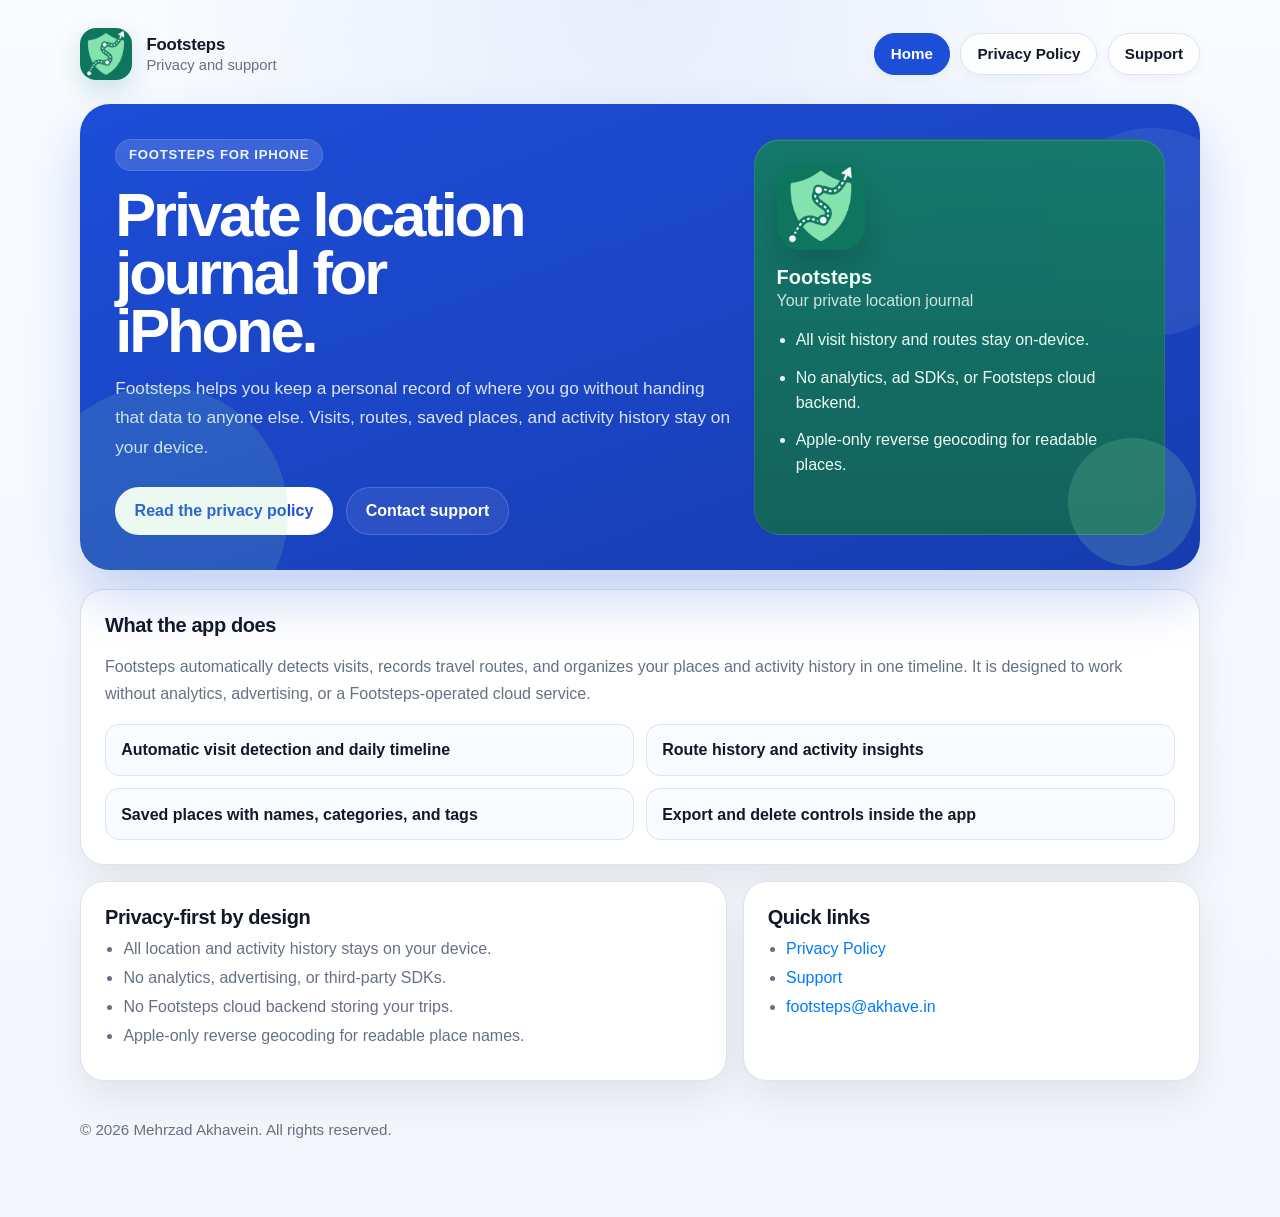
<file: index.html>
<!doctype html>
<html lang="en-CA">
  <head>
    <meta charset="utf-8">
    <meta name="viewport" content="width=device-width, initial-scale=1">
    <title>Footsteps | Private Location Journal for iPhone</title>
    <meta name="theme-color" content="#1D4ED8">
    <meta name="robots" content="index,follow,max-snippet:-1,max-image-preview:large,max-video-preview:-1">
    <meta
      name="description"
      content="Footsteps is a private location journal for iPhone with on-device visit history, route tracking, saved places, and activity insights."
    >
    <link rel="canonical" href="https://footsteps.akhave.in/">
    <link rel="icon" type="image/png" sizes="32x32" href="favicon-32x32.png">
    <link rel="icon" type="image/png" sizes="16x16" href="favicon-16x16.png">
    <link rel="apple-touch-icon" sizes="180x180" href="apple-touch-icon.png">
    <link rel="manifest" href="site.webmanifest">
    <meta property="og:locale" content="en_CA">
    <meta property="og:type" content="website">
    <meta property="og:site_name" content="Footsteps">
    <meta property="og:title" content="Footsteps | Private Location Journal for iPhone">
    <meta property="og:description" content="Footsteps is a private location journal for iPhone with on-device visit history, route tracking, saved places, and activity insights.">
    <meta property="og:url" content="https://footsteps.akhave.in/">
    <meta property="og:image" content="https://footsteps.akhave.in/assets/app-icon.png">
    <meta property="og:image:width" content="1024">
    <meta property="og:image:height" content="1024">
    <meta property="og:image:alt" content="Footsteps app icon">
    <meta name="twitter:card" content="summary">
    <meta name="twitter:title" content="Footsteps | Private Location Journal for iPhone">
    <meta name="twitter:description" content="Footsteps is a private location journal for iPhone with on-device visit history, route tracking, saved places, and activity insights.">
    <meta name="twitter:image" content="https://footsteps.akhave.in/assets/app-icon.png">
    <script type="application/ld+json">
      {
        "@context": "https://schema.org",
        "@type": "WebSite",
        "name": "Footsteps",
        "alternateName": "Footsteps App",
        "url": "https://footsteps.akhave.in/"
      }
    </script>
    <link rel="stylesheet" href="styles.css">
  </head>
  <body>
    <div class="page">
      <header class="masthead">
        <a class="brand" href="./">
          <img class="brand-mark" src="assets/app-icon.png" alt="">
          <span class="brand-copy">
            <strong>Footsteps</strong>
            <span>Privacy and support</span>
          </span>
        </a>
        <nav class="nav" aria-label="Primary">
          <a class="active" href="./" aria-current="page">Home</a>
          <a href="privacy/">Privacy Policy</a>
          <a href="support/">Support</a>
        </nav>
      </header>

      <main>
        <section class="hero">
          <div>
            <span class="eyebrow">Footsteps for iPhone</span>
            <h1>Private location journal for iPhone.</h1>
            <p>
              Footsteps helps you keep a personal record of where you go without handing that data
              to anyone else. Visits, routes, saved places, and activity history stay on your
              device.
            </p>
            <div class="hero-actions">
              <a class="button" href="privacy/">Read the privacy policy</a>
              <a class="button-secondary" href="support/">Contact support</a>
            </div>
          </div>
          <aside class="hero-preview" aria-label="App identity">
            <img class="hero-icon" src="assets/app-icon.png" alt="Footsteps app icon">
            <div class="hero-preview-copy">
              <strong>Footsteps</strong>
              <span>Your private location journal</span>
            </div>
            <ul class="hero-list">
              <li>All visit history and routes stay on-device.</li>
              <li>No analytics, ad SDKs, or Footsteps cloud backend.</li>
              <li>Apple-only reverse geocoding for readable places.</li>
            </ul>
          </aside>
        </section>

        <section class="grid" aria-label="Overview">
          <article class="panel span-12">
            <h2>What the app does</h2>
            <p>
              Footsteps automatically detects visits, records travel routes, and organizes your
              places and activity history in one timeline. It is designed to work without analytics,
              advertising, or a Footsteps-operated cloud service.
            </p>
            <div class="feature-grid" aria-label="Key features">
              <div class="feature-chip">Automatic visit detection and daily timeline</div>
              <div class="feature-chip">Route history and activity insights</div>
              <div class="feature-chip">Saved places with names, categories, and tags</div>
              <div class="feature-chip">Export and delete controls inside the app</div>
            </div>
          </article>
          <article class="panel span-7">
            <h2>Privacy-first by design</h2>
            <ul class="metric-list">
              <li>All location and activity history stays on your device.</li>
              <li>No analytics, advertising, or third-party SDKs.</li>
              <li>No Footsteps cloud backend storing your trips.</li>
              <li>Apple-only reverse geocoding for readable place names.</li>
            </ul>
          </article>
          <article class="panel span-5">
            <h2>Quick links</h2>
            <ul class="link-list">
              <li><a href="privacy/">Privacy Policy</a></li>
              <li><a href="support/">Support</a></li>
              <li><a href="mailto:footsteps@akhave.in">footsteps@akhave.in</a></li>
            </ul>
          </article>
        </section>
      </main>

      <footer class="footer">
        <p>© 2026 Mehrzad Akhavein. All rights reserved.</p>
      </footer>
    </div>
  </body>
</html>
</file>
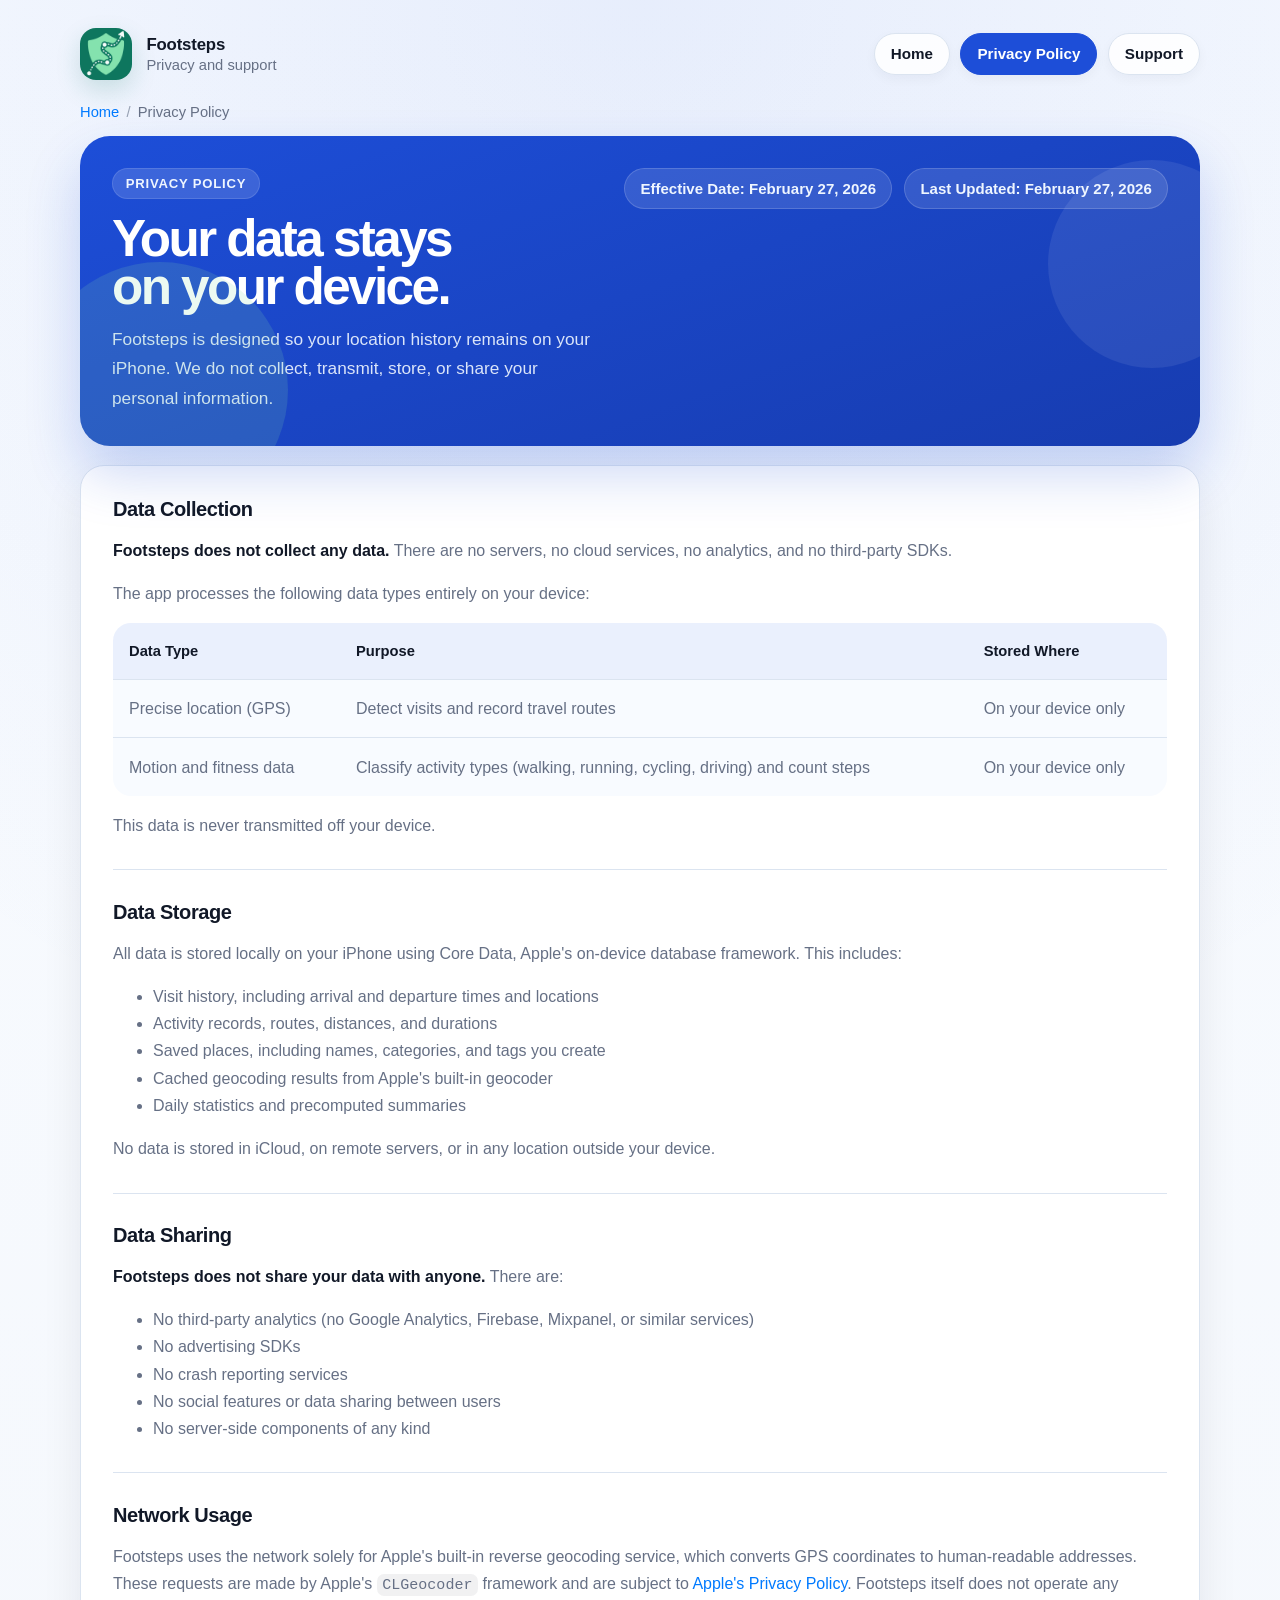
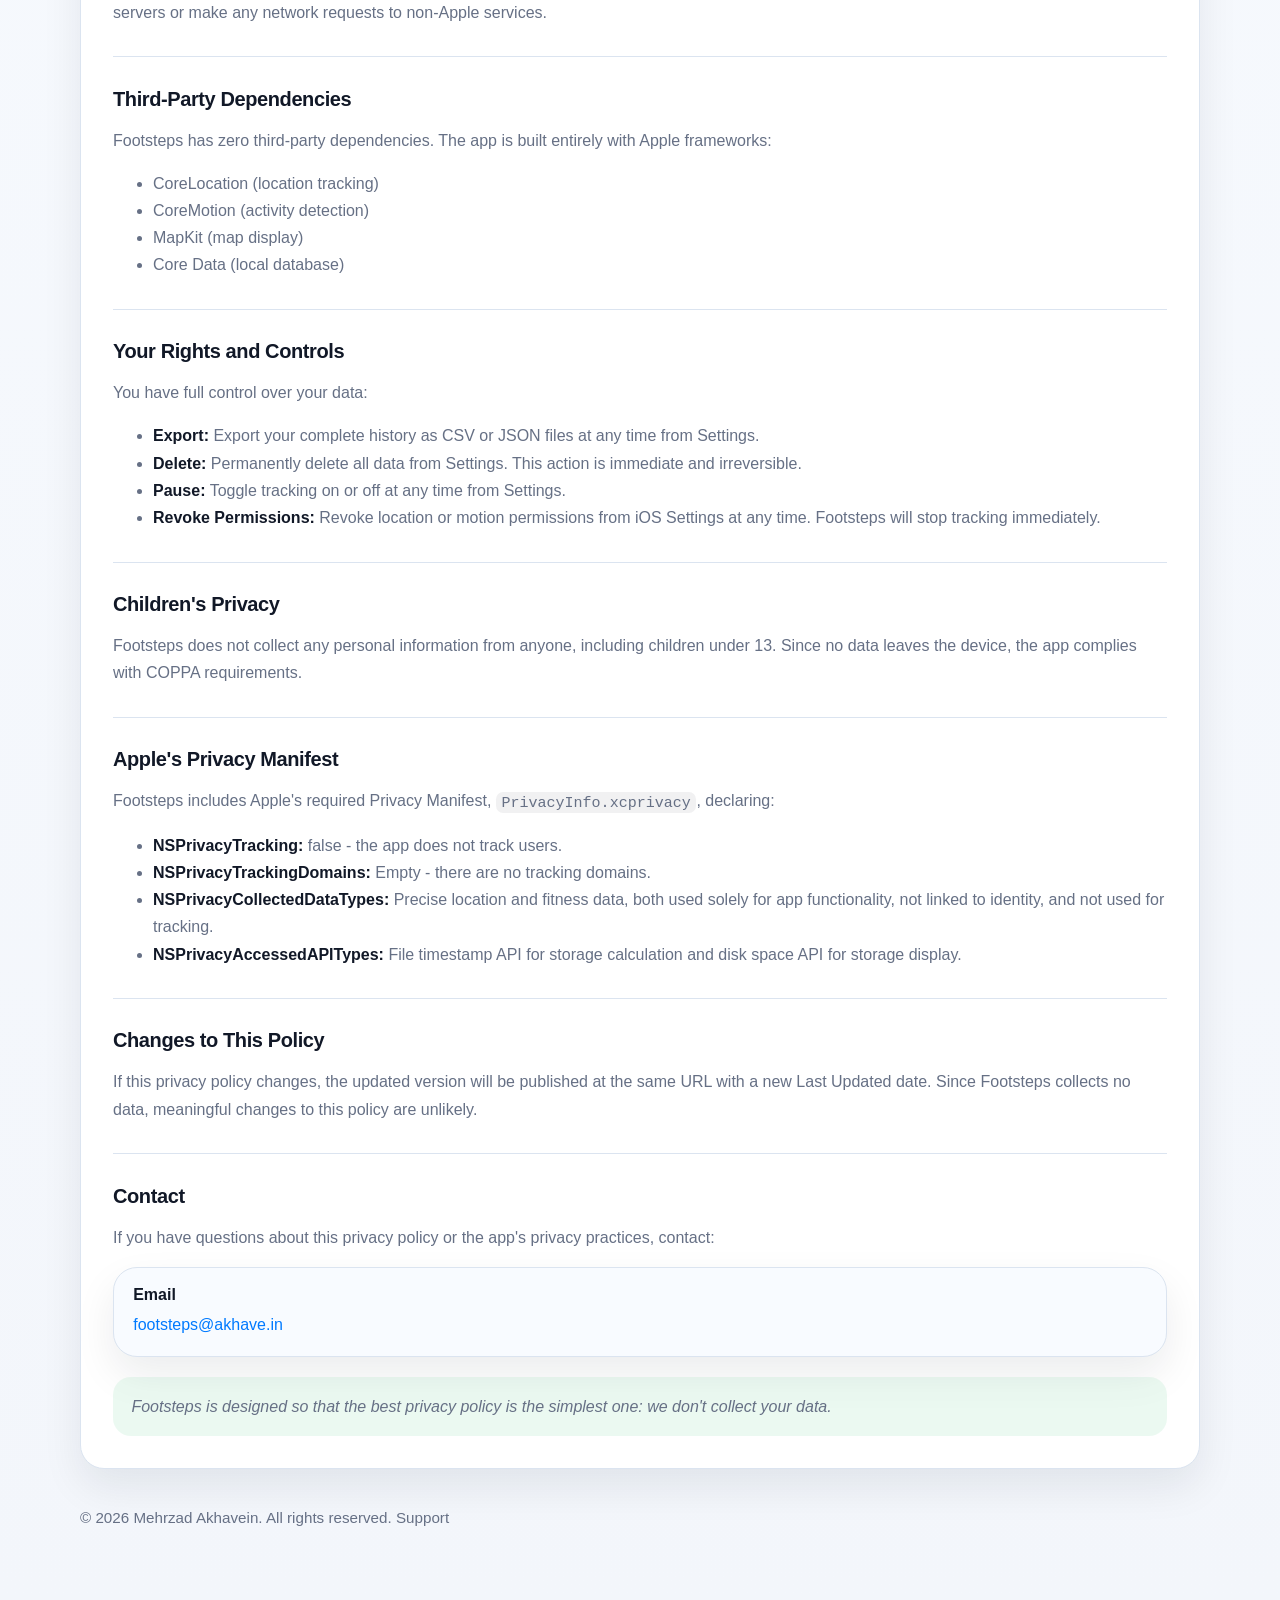
<file: privacy/index.html>
<!doctype html>
<html lang="en-CA">
  <head>
    <meta charset="utf-8">
    <meta name="viewport" content="width=device-width, initial-scale=1">
    <title>Footsteps Privacy Policy | On-Device Location Journal</title>
    <meta name="theme-color" content="#1D4ED8">
    <meta name="robots" content="index,follow,max-snippet:-1,max-image-preview:large,max-video-preview:-1">
    <meta
      name="description"
      content="Read the Footsteps privacy policy. Footsteps keeps location history, routes, and activity data on your device and does not use analytics or ad SDKs."
    >
    <link rel="canonical" href="https://footsteps.akhave.in/privacy/">
    <link rel="icon" type="image/png" sizes="32x32" href="../favicon-32x32.png">
    <link rel="icon" type="image/png" sizes="16x16" href="../favicon-16x16.png">
    <link rel="apple-touch-icon" sizes="180x180" href="../apple-touch-icon.png">
    <link rel="manifest" href="../site.webmanifest">
    <meta property="og:locale" content="en_CA">
    <meta property="og:type" content="website">
    <meta property="og:site_name" content="Footsteps">
    <meta property="og:title" content="Footsteps Privacy Policy">
    <meta property="og:description" content="Read the Footsteps privacy policy. Footsteps keeps location history, routes, and activity data on your device and does not use analytics or ad SDKs.">
    <meta property="og:url" content="https://footsteps.akhave.in/privacy/">
    <meta property="og:image" content="https://footsteps.akhave.in/assets/app-icon.png">
    <meta property="og:image:width" content="1024">
    <meta property="og:image:height" content="1024">
    <meta property="og:image:alt" content="Footsteps app icon">
    <meta name="twitter:card" content="summary">
    <meta name="twitter:title" content="Footsteps Privacy Policy">
    <meta name="twitter:description" content="Read the Footsteps privacy policy. Footsteps keeps location history, routes, and activity data on your device and does not use analytics or ad SDKs.">
    <meta name="twitter:image" content="https://footsteps.akhave.in/assets/app-icon.png">
    <script type="application/ld+json">
      {
        "@context": "https://schema.org",
        "@type": "BreadcrumbList",
        "itemListElement": [
          {
            "@type": "ListItem",
            "position": 1,
            "name": "Home",
            "item": "https://footsteps.akhave.in/"
          },
          {
            "@type": "ListItem",
            "position": 2,
            "name": "Privacy Policy",
            "item": "https://footsteps.akhave.in/privacy/"
          }
        ]
      }
    </script>
    <link rel="stylesheet" href="../styles.css">
  </head>
  <body>
    <div class="page">
      <header class="masthead">
        <a class="brand" href="../">
          <img class="brand-mark" src="../assets/app-icon.png" alt="">
          <span class="brand-copy">
            <strong>Footsteps</strong>
            <span>Privacy and support</span>
          </span>
        </a>
        <nav class="nav" aria-label="Primary">
          <a href="../">Home</a>
          <a class="active" href="./" aria-current="page">Privacy Policy</a>
          <a href="../support/">Support</a>
        </nav>
      </header>

      <nav class="breadcrumbs" aria-label="Breadcrumb">
        <ol>
          <li><a href="../">Home</a></li>
          <li aria-current="page">Privacy Policy</li>
        </ol>
      </nav>

      <main class="content-stack">
        <section class="page-banner">
          <div>
            <span class="eyebrow">Privacy Policy</span>
            <h1>Your data stays on your device.</h1>
            <p class="lede">
              Footsteps is designed so your location history remains on your iPhone. We do not
              collect, transmit, store, or share your personal information.
            </p>
          </div>
          <div class="policy-meta">
            <span class="pill">Effective Date: February 27, 2026</span>
            <span class="pill">Last Updated: February 27, 2026</span>
          </div>
        </section>

        <article class="policy-card">
        <section>
          <h2>Data Collection</h2>
          <p>
            <strong>Footsteps does not collect any data.</strong> There are no servers, no cloud
            services, no analytics, and no third-party SDKs.
          </p>
          <p>The app processes the following data types entirely on your device:</p>
          <table>
            <thead>
              <tr>
                <th scope="col">Data Type</th>
                <th scope="col">Purpose</th>
                <th scope="col">Stored Where</th>
              </tr>
            </thead>
            <tbody>
              <tr>
                <td>Precise location (GPS)</td>
                <td>Detect visits and record travel routes</td>
                <td>On your device only</td>
              </tr>
              <tr>
                <td>Motion and fitness data</td>
                <td>Classify activity types (walking, running, cycling, driving) and count steps</td>
                <td>On your device only</td>
              </tr>
            </tbody>
          </table>
          <p>This data is never transmitted off your device.</p>
        </section>

        <section>
          <h2>Data Storage</h2>
          <p>
            All data is stored locally on your iPhone using Core Data, Apple&apos;s on-device
            database framework. This includes:
          </p>
          <ul>
            <li>Visit history, including arrival and departure times and locations</li>
            <li>Activity records, routes, distances, and durations</li>
            <li>Saved places, including names, categories, and tags you create</li>
            <li>Cached geocoding results from Apple&apos;s built-in geocoder</li>
            <li>Daily statistics and precomputed summaries</li>
          </ul>
          <p>No data is stored in iCloud, on remote servers, or in any location outside your device.</p>
        </section>

        <section>
          <h2>Data Sharing</h2>
          <p><strong>Footsteps does not share your data with anyone.</strong> There are:</p>
          <ul>
            <li>No third-party analytics (no Google Analytics, Firebase, Mixpanel, or similar services)</li>
            <li>No advertising SDKs</li>
            <li>No crash reporting services</li>
            <li>No social features or data sharing between users</li>
            <li>No server-side components of any kind</li>
          </ul>
        </section>

        <section>
          <h2>Network Usage</h2>
          <p>
            Footsteps uses the network solely for Apple&apos;s built-in reverse geocoding service,
            which converts GPS coordinates to human-readable addresses. These requests are made by
            Apple&apos;s <code>CLGeocoder</code> framework and are subject to
            <a href="https://www.apple.com/legal/privacy/">Apple&apos;s Privacy Policy</a>.
            Footsteps itself does not operate any servers or make any network requests to non-Apple
            services.
          </p>
        </section>

        <section>
          <h2>Third-Party Dependencies</h2>
          <p>
            Footsteps has zero third-party dependencies. The app is built entirely with Apple
            frameworks:
          </p>
          <ul>
            <li>CoreLocation (location tracking)</li>
            <li>CoreMotion (activity detection)</li>
            <li>MapKit (map display)</li>
            <li>Core Data (local database)</li>
          </ul>
        </section>

        <section>
          <h2>Your Rights and Controls</h2>
          <p>You have full control over your data:</p>
          <ul>
            <li><strong>Export:</strong> Export your complete history as CSV or JSON files at any time from Settings.</li>
            <li><strong>Delete:</strong> Permanently delete all data from Settings. This action is immediate and irreversible.</li>
            <li><strong>Pause:</strong> Toggle tracking on or off at any time from Settings.</li>
            <li><strong>Revoke Permissions:</strong> Revoke location or motion permissions from iOS Settings at any time. Footsteps will stop tracking immediately.</li>
          </ul>
        </section>

        <section>
          <h2>Children&apos;s Privacy</h2>
          <p>
            Footsteps does not collect any personal information from anyone, including children
            under 13. Since no data leaves the device, the app complies with COPPA requirements.
          </p>
        </section>

        <section>
          <h2>Apple&apos;s Privacy Manifest</h2>
          <p>
            Footsteps includes Apple&apos;s required Privacy Manifest,
            <code>PrivacyInfo.xcprivacy</code>, declaring:
          </p>
          <ul>
            <li><strong>NSPrivacyTracking:</strong> false - the app does not track users.</li>
            <li><strong>NSPrivacyTrackingDomains:</strong> Empty - there are no tracking domains.</li>
            <li><strong>NSPrivacyCollectedDataTypes:</strong> Precise location and fitness data, both used solely for app functionality, not linked to identity, and not used for tracking.</li>
            <li><strong>NSPrivacyAccessedAPITypes:</strong> File timestamp API for storage calculation and disk space API for storage display.</li>
          </ul>
        </section>

        <section>
          <h2>Changes to This Policy</h2>
          <p>
            If this privacy policy changes, the updated version will be published at the same URL
            with a new Last Updated date. Since Footsteps collects no data, meaningful changes to
            this policy are unlikely.
          </p>
        </section>

        <section>
          <h2>Contact</h2>
          <p>If you have questions about this privacy policy or the app&apos;s privacy practices, contact:</p>
          <div class="contact-card">
            <strong>Email</strong>
            <p><a href="mailto:footsteps@akhave.in">footsteps@akhave.in</a></p>
          </div>
          <p class="quote">
            Footsteps is designed so that the best privacy policy is the simplest one: we don&apos;t
            collect your data.
          </p>
        </section>
        </article>
      </main>

      <footer class="footer">
        <p>
          © 2026 Mehrzad Akhavein. All rights reserved. <a href="../support/">Support</a>
        </p>
      </footer>
    </div>
  </body>
</html>
</file>
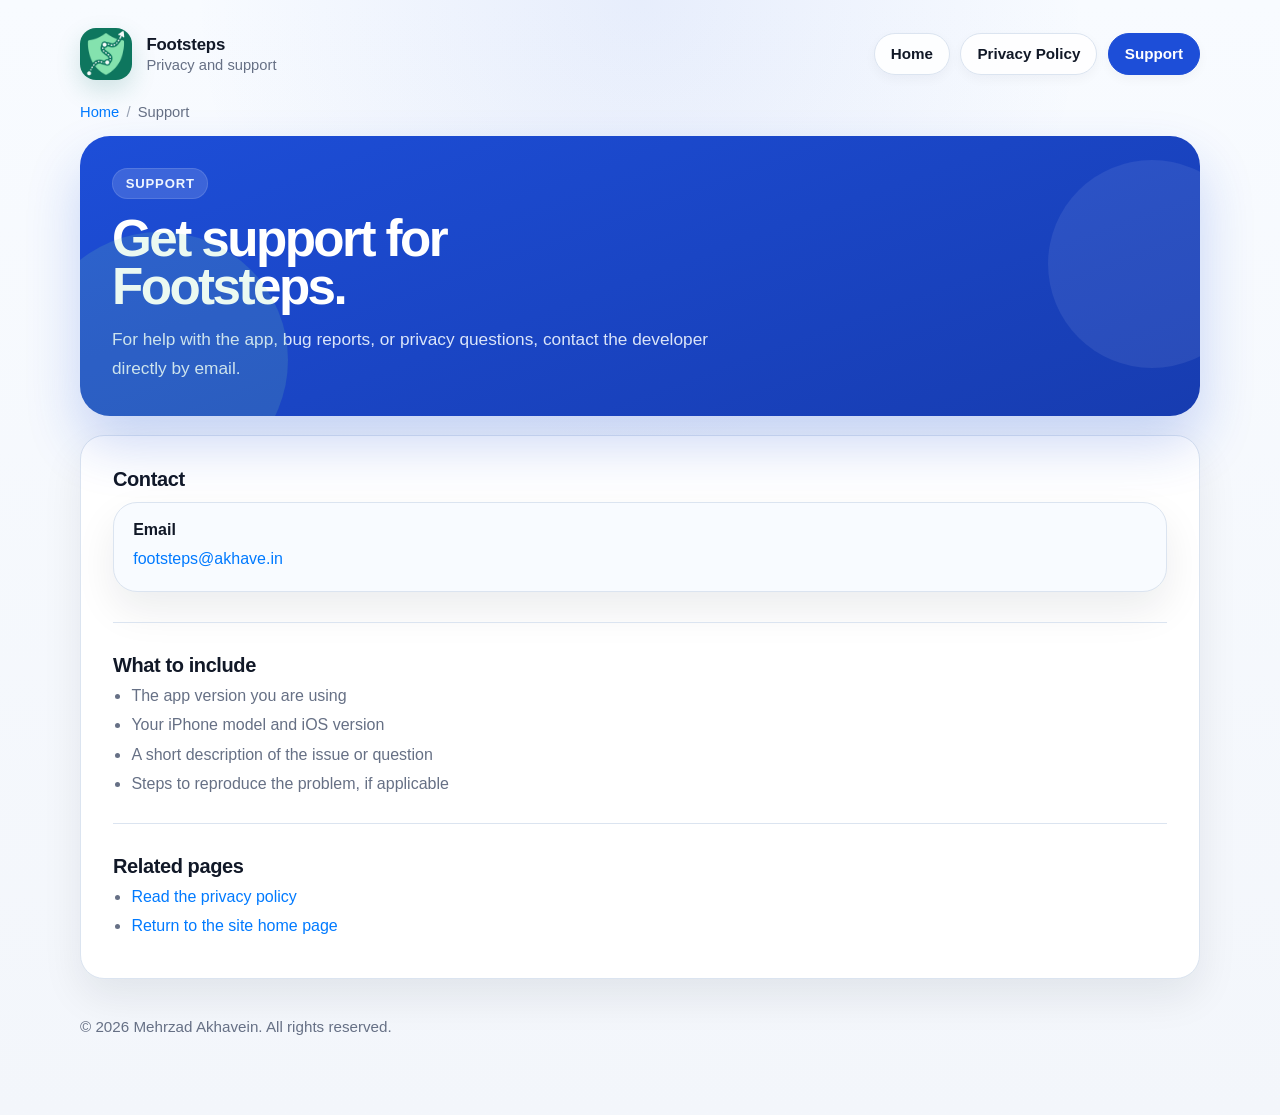
<file: support/index.html>
<!doctype html>
<html lang="en-CA">
  <head>
    <meta charset="utf-8">
    <meta name="viewport" content="width=device-width, initial-scale=1">
    <title>Footsteps Support | Contact and Help</title>
    <meta name="theme-color" content="#1D4ED8">
    <meta name="robots" content="index,follow,max-snippet:-1,max-image-preview:large,max-video-preview:-1">
    <meta
      name="description"
      content="Contact Footsteps support for help, bug reports, and privacy questions about the private location journal app for iPhone."
    >
    <link rel="canonical" href="https://footsteps.akhave.in/support/">
    <link rel="icon" type="image/png" sizes="32x32" href="../favicon-32x32.png">
    <link rel="icon" type="image/png" sizes="16x16" href="../favicon-16x16.png">
    <link rel="apple-touch-icon" sizes="180x180" href="../apple-touch-icon.png">
    <link rel="manifest" href="../site.webmanifest">
    <meta property="og:locale" content="en_CA">
    <meta property="og:type" content="website">
    <meta property="og:site_name" content="Footsteps">
    <meta property="og:title" content="Footsteps Support | Contact and Help">
    <meta property="og:description" content="Contact Footsteps support for help, bug reports, and privacy questions about the private location journal app for iPhone.">
    <meta property="og:url" content="https://footsteps.akhave.in/support/">
    <meta property="og:image" content="https://footsteps.akhave.in/assets/app-icon.png">
    <meta property="og:image:width" content="1024">
    <meta property="og:image:height" content="1024">
    <meta property="og:image:alt" content="Footsteps app icon">
    <meta name="twitter:card" content="summary">
    <meta name="twitter:title" content="Footsteps Support | Contact and Help">
    <meta name="twitter:description" content="Contact Footsteps support for help, bug reports, and privacy questions about the private location journal app for iPhone.">
    <meta name="twitter:image" content="https://footsteps.akhave.in/assets/app-icon.png">
    <script type="application/ld+json">
      {
        "@context": "https://schema.org",
        "@type": "BreadcrumbList",
        "itemListElement": [
          {
            "@type": "ListItem",
            "position": 1,
            "name": "Home",
            "item": "https://footsteps.akhave.in/"
          },
          {
            "@type": "ListItem",
            "position": 2,
            "name": "Support",
            "item": "https://footsteps.akhave.in/support/"
          }
        ]
      }
    </script>
    <link rel="stylesheet" href="../styles.css">
  </head>
  <body>
    <div class="page">
      <header class="masthead">
        <a class="brand" href="../">
          <img class="brand-mark" src="../assets/app-icon.png" alt="">
          <span class="brand-copy">
            <strong>Footsteps</strong>
            <span>Privacy and support</span>
          </span>
        </a>
        <nav class="nav" aria-label="Primary">
          <a href="../">Home</a>
          <a href="../privacy/">Privacy Policy</a>
          <a class="active" href="./" aria-current="page">Support</a>
        </nav>
      </header>

      <nav class="breadcrumbs" aria-label="Breadcrumb">
        <ol>
          <li><a href="../">Home</a></li>
          <li aria-current="page">Support</li>
        </ol>
      </nav>

      <main class="content-stack">
        <section class="page-banner">
          <div>
            <span class="eyebrow">Support</span>
            <h1>Get support for Footsteps.</h1>
            <p class="lede">
              For help with the app, bug reports, or privacy questions, contact the developer
              directly by email.
            </p>
          </div>
        </section>

        <article class="support-card">
        <section>
          <h2>Contact</h2>
          <div class="contact-card">
            <strong>Email</strong>
            <p><a href="mailto:footsteps@akhave.in">footsteps@akhave.in</a></p>
          </div>
        </section>

        <section>
          <h2>What to include</h2>
          <ul class="support-list">
            <li>The app version you are using</li>
            <li>Your iPhone model and iOS version</li>
            <li>A short description of the issue or question</li>
            <li>Steps to reproduce the problem, if applicable</li>
          </ul>
        </section>

        <section>
          <h2>Related pages</h2>
          <ul class="link-list">
            <li><a href="../privacy/">Read the privacy policy</a></li>
            <li><a href="../">Return to the site home page</a></li>
          </ul>
        </section>
        </article>
      </main>

      <footer class="footer">
        <p>© 2026 Mehrzad Akhavein. All rights reserved.</p>
      </footer>
    </div>
  </body>
</html>
</file>
<file: styles.css>
:root {
  color-scheme: light;
  --launch-blue: #1d4ed8;
  --launch-blue-deep: #173cb0;
  --accent-blue: #007aff;
  --accent-blue-dark: #0a84ff;
  --mint: #84d8aa;
  --mint-deep: #147a68;
  --bg: #f3f6fb;
  --bg-soft: #e8eef8;
  --surface: #ffffff;
  --surface-alt: #f8fbff;
  --surface-border: #dbe4f0;
  --text: #111827;
  --muted: #667085;
  --shadow: 0 18px 40px rgba(17, 24, 39, 0.08);
  --radius-xl: 30px;
  --radius-lg: 24px;
  --radius-md: 18px;
  --content-width: 1120px;
}

* {
  box-sizing: border-box;
}

html {
  font-size: 16px;
}

body {
  margin: 0;
  min-height: 100vh;
  font-family: -apple-system, BlinkMacSystemFont, "SF Pro Text", "Segoe UI", sans-serif;
  color: var(--text);
  background:
    radial-gradient(circle at top, rgba(29, 78, 216, 0.08), transparent 35%),
    linear-gradient(180deg, #f8fbff 0%, var(--bg) 100%);
}

a {
  color: var(--accent-blue);
  text-decoration: none;
}

a:hover {
  color: var(--launch-blue);
}

a:focus-visible,
button:focus-visible {
  outline: 3px solid rgba(0, 122, 255, 0.3);
  outline-offset: 3px;
}

img {
  max-width: 100%;
  display: block;
}

code {
  padding: 0.1rem 0.35rem;
  border-radius: 0.45rem;
  background: rgba(17, 24, 39, 0.06);
  font-family: "SFMono-Regular", "Menlo", "Monaco", monospace;
  font-size: 0.94em;
}

.page {
  width: min(100% - 2rem, var(--content-width));
  margin: 0 auto;
  padding: 1rem 0 4rem;
}

.masthead {
  display: flex;
  align-items: center;
  justify-content: space-between;
  gap: 1rem;
  padding: 0.75rem 0 1.5rem;
}

.brand {
  display: inline-flex;
  align-items: center;
  gap: 0.9rem;
  color: inherit;
}

.brand-mark {
  width: 3.25rem;
  height: 3.25rem;
  border-radius: 1rem;
  box-shadow: 0 10px 24px rgba(20, 122, 104, 0.18);
}

.brand-copy {
  display: flex;
  flex-direction: column;
  gap: 0.1rem;
}

.brand-copy strong {
  font-size: 1.05rem;
  font-weight: 700;
  letter-spacing: -0.01em;
}

.brand-copy span {
  color: var(--muted);
  font-size: 0.92rem;
}

.nav {
  display: flex;
  flex-wrap: wrap;
  gap: 0.65rem;
}

.nav a {
  display: inline-flex;
  align-items: center;
  justify-content: center;
  min-height: 2.65rem;
  padding: 0.7rem 1rem;
  border-radius: 999px;
  background: rgba(255, 255, 255, 0.88);
  border: 1px solid var(--surface-border);
  color: var(--text);
  font-size: 0.95rem;
  font-weight: 600;
  box-shadow: 0 4px 12px rgba(17, 24, 39, 0.04);
}

.nav a.active,
.nav a:hover {
  background: var(--launch-blue);
  border-color: var(--launch-blue);
  color: #fff;
}

.breadcrumbs {
  margin: 0 0 1rem;
  color: var(--muted);
  font-size: 0.92rem;
}

.breadcrumbs ol {
  display: flex;
  flex-wrap: wrap;
  gap: 0.45rem;
  align-items: center;
  margin: 0;
  padding: 0;
  list-style: none;
}

.breadcrumbs li + li::before {
  content: "/";
  margin-right: 0.45rem;
  color: #98a2b3;
}

.hero,
.page-banner {
  position: relative;
  overflow: hidden;
  border-radius: var(--radius-xl);
  background: linear-gradient(160deg, var(--launch-blue) 0%, var(--launch-blue-deep) 100%);
  box-shadow: 0 28px 54px rgba(29, 78, 216, 0.22);
}

.hero::before,
.page-banner::before {
  content: "";
  position: absolute;
  inset: auto auto -4.5rem -3rem;
  width: 16rem;
  height: 16rem;
  border-radius: 50%;
  background: rgba(132, 216, 170, 0.16);
}

.hero::after,
.page-banner::after {
  content: "";
  position: absolute;
  inset: 1.5rem -3.5rem auto auto;
  width: 13rem;
  height: 13rem;
  border-radius: 50%;
  background: rgba(255, 255, 255, 0.08);
}

.hero {
  display: grid;
  grid-template-columns: minmax(0, 1.2fr) minmax(280px, 0.8fr);
  gap: 1.4rem;
  padding: 2.2rem;
}

.page-banner {
  display: grid;
  grid-template-columns: minmax(0, 1fr) auto;
  gap: 1rem;
  padding: 2rem;
}

.eyebrow {
  display: inline-flex;
  align-items: center;
  gap: 0.45rem;
  width: fit-content;
  padding: 0.45rem 0.8rem;
  border-radius: 999px;
  background: rgba(255, 255, 255, 0.14);
  border: 1px solid rgba(255, 255, 255, 0.12);
  color: #eff6ff;
  font-size: 0.82rem;
  font-weight: 700;
  letter-spacing: 0.06em;
  text-transform: uppercase;
}

.hero h1,
.page-banner h1 {
  margin: 0.95rem 0 0.8rem;
  max-width: 12ch;
  color: #fff;
  font-family: -apple-system, BlinkMacSystemFont, "SF Pro Display", sans-serif;
  font-size: clamp(2.35rem, 4.8vw, 4.5rem);
  line-height: 0.95;
  letter-spacing: -0.05em;
}

.page-banner h1 {
  max-width: 14ch;
  font-size: clamp(2rem, 4vw, 3.4rem);
}

.hero p,
.page-banner p {
  margin: 0;
  max-width: 40rem;
  color: rgba(239, 246, 255, 0.9);
  font-size: 1.08rem;
  line-height: 1.72;
}

.hero-actions {
  display: flex;
  flex-wrap: wrap;
  gap: 0.85rem;
  margin-top: 1.5rem;
}

.button,
.button-secondary {
  display: inline-flex;
  align-items: center;
  justify-content: center;
  min-height: 3rem;
  padding: 0.85rem 1.15rem;
  border-radius: 999px;
  border: 1px solid transparent;
  font-weight: 700;
}

.button {
  background: #fff;
  color: var(--launch-blue);
}

.button:hover {
  color: var(--launch-blue-deep);
}

.button-secondary {
  background: rgba(255, 255, 255, 0.08);
  border-color: rgba(255, 255, 255, 0.16);
  color: #fff;
}

.button-secondary:hover {
  color: #fff;
  background: rgba(255, 255, 255, 0.14);
}

.hero-preview {
  position: relative;
  z-index: 1;
  align-self: stretch;
  padding: 1.35rem;
  border-radius: 26px;
  background: linear-gradient(180deg, rgba(20, 122, 104, 0.96), rgba(19, 101, 88, 0.96));
  border: 1px solid rgba(255, 255, 255, 0.08);
  color: #ecfdf5;
  box-shadow: inset 0 1px 0 rgba(255, 255, 255, 0.1);
}

.hero-preview::after {
  content: "";
  position: absolute;
  inset: auto -2rem -2rem auto;
  width: 8rem;
  height: 8rem;
  border-radius: 50%;
  background: rgba(132, 216, 170, 0.2);
}

.hero-icon {
  width: 5.5rem;
  height: 5.5rem;
  border-radius: 1.5rem;
  box-shadow: 0 16px 32px rgba(0, 0, 0, 0.16);
}

.hero-preview-copy {
  margin-top: 1rem;
}

.hero-preview-copy strong {
  display: block;
  font-size: 1.25rem;
  font-weight: 700;
}

.hero-preview-copy span {
  display: block;
  margin-top: 0.2rem;
  color: rgba(236, 253, 245, 0.84);
}

.hero-list {
  margin: 1.15rem 0 0;
  padding-left: 1.2rem;
}

.hero-list li {
  margin-bottom: 0.8rem;
  line-height: 1.55;
}

.grid {
  display: grid;
  grid-template-columns: repeat(12, minmax(0, 1fr));
  gap: 1rem;
  margin-top: 1.2rem;
}

.panel,
.policy-card,
.support-card,
.contact-card {
  background: var(--surface);
  border: 1px solid var(--surface-border);
  border-radius: var(--radius-lg);
  box-shadow: var(--shadow);
}

.panel {
  padding: 1.5rem;
}

.panel h2,
.policy-card h2,
.support-card h2 {
  margin: 0 0 0.65rem;
  font-size: 1.25rem;
  letter-spacing: -0.02em;
}

.panel p,
.support-card p,
.policy-card p,
.policy-card li,
.policy-card td,
.policy-card th {
  color: var(--muted);
  line-height: 1.7;
}

.span-7 {
  grid-column: span 7;
}

.span-5 {
  grid-column: span 5;
}

.span-12 {
  grid-column: span 12;
}

.metric-list,
.link-list,
.support-list {
  margin: 0;
  padding-left: 1.15rem;
  color: var(--muted);
}

.metric-list li,
.link-list li,
.support-list li {
  margin-bottom: 0.7rem;
}

.feature-grid {
  display: grid;
  grid-template-columns: repeat(2, minmax(0, 1fr));
  gap: 0.75rem;
  margin-top: 0.9rem;
}

.feature-chip {
  padding: 0.85rem 0.95rem;
  border-radius: 14px;
  background: var(--surface-alt);
  border: 1px solid var(--surface-border);
  color: var(--text);
  font-weight: 600;
  line-height: 1.45;
}

.content-stack {
  display: grid;
  gap: 1.2rem;
}

.policy-card,
.support-card {
  padding: 2rem;
}

.policy-meta {
  display: flex;
  flex-wrap: wrap;
  gap: 0.75rem;
  justify-content: flex-end;
  align-content: flex-start;
  position: relative;
  z-index: 1;
}

.pill {
  display: inline-flex;
  align-items: center;
  min-height: 2.5rem;
  padding: 0.7rem 0.95rem;
  border-radius: 999px;
  background: rgba(255, 255, 255, 0.12);
  border: 1px solid rgba(255, 255, 255, 0.16);
  color: #eff6ff;
  font-size: 0.94rem;
  font-weight: 600;
}

.lede {
  margin-top: 0.85rem;
  font-size: 1.08rem;
  line-height: 1.72;
}

.policy-card section + section,
.support-card section + section {
  margin-top: 1.9rem;
  padding-top: 1.9rem;
  border-top: 1px solid var(--surface-border);
}

.policy-card strong,
.support-card strong,
.panel strong {
  color: var(--text);
}

.policy-card table {
  width: 100%;
  border-collapse: collapse;
  margin-top: 1rem;
  border-radius: var(--radius-md);
  overflow: hidden;
  background: var(--surface-alt);
}

.policy-card th,
.policy-card td {
  padding: 0.95rem 1rem;
  text-align: left;
  vertical-align: top;
  border-bottom: 1px solid var(--surface-border);
}

.policy-card th {
  color: var(--text);
  background: rgba(29, 78, 216, 0.06);
  font-size: 0.92rem;
}

.policy-card tr:last-child td {
  border-bottom: 0;
}

.contact-card {
  padding: 1.15rem 1.2rem;
  background: var(--surface-alt);
}

.contact-card p {
  margin: 0.4rem 0 0;
}

.quote {
  margin: 1.25rem 0 0;
  padding: 1rem 1.15rem;
  border-radius: var(--radius-md);
  background: rgba(132, 216, 170, 0.16);
  color: #125748;
  font-style: italic;
}

.footer {
  padding: 1.5rem 0 0;
  color: var(--muted);
  font-size: 0.95rem;
}

.footer a {
  color: inherit;
}

@media (max-width: 920px) {
  .hero,
  .page-banner {
    grid-template-columns: 1fr;
  }

  .policy-meta {
    justify-content: flex-start;
  }

  .span-7,
  .span-5 {
    grid-column: 1 / -1;
  }
}

@media (max-width: 760px) {
  .page {
    width: min(100% - 1.1rem, var(--content-width));
  }

  .masthead {
    flex-direction: column;
    align-items: flex-start;
  }

  .hero,
  .page-banner,
  .policy-card,
  .support-card {
    padding: 1.35rem;
  }

  .nav {
    width: 100%;
  }

  .nav a {
    flex: 1 1 100%;
  }

  .span-12,
  .span-7,
  .span-5 {
    grid-column: 1 / -1;
  }

  .feature-grid {
    grid-template-columns: 1fr;
  }
}

@media (max-width: 640px) {
  .policy-card table,
  .policy-card thead,
  .policy-card tbody,
  .policy-card th,
  .policy-card td,
  .policy-card tr {
    display: block;
  }

  .policy-card thead {
    display: none;
  }

  .policy-card tr {
    margin-bottom: 0.85rem;
    border-radius: var(--radius-md);
    overflow: hidden;
    background: var(--surface-alt);
  }

  .policy-card td {
    border: 0;
    padding: 0.8rem 1rem;
  }

  .policy-card td::before {
    display: block;
    margin-bottom: 0.15rem;
    color: var(--text);
    font-size: 0.8rem;
    font-weight: 700;
    text-transform: uppercase;
    letter-spacing: 0.04em;
  }

  .policy-card td:nth-child(1)::before {
    content: "Data Type";
  }

  .policy-card td:nth-child(2)::before {
    content: "Purpose";
  }

  .policy-card td:nth-child(3)::before {
    content: "Stored Where";
  }
}
</file>
